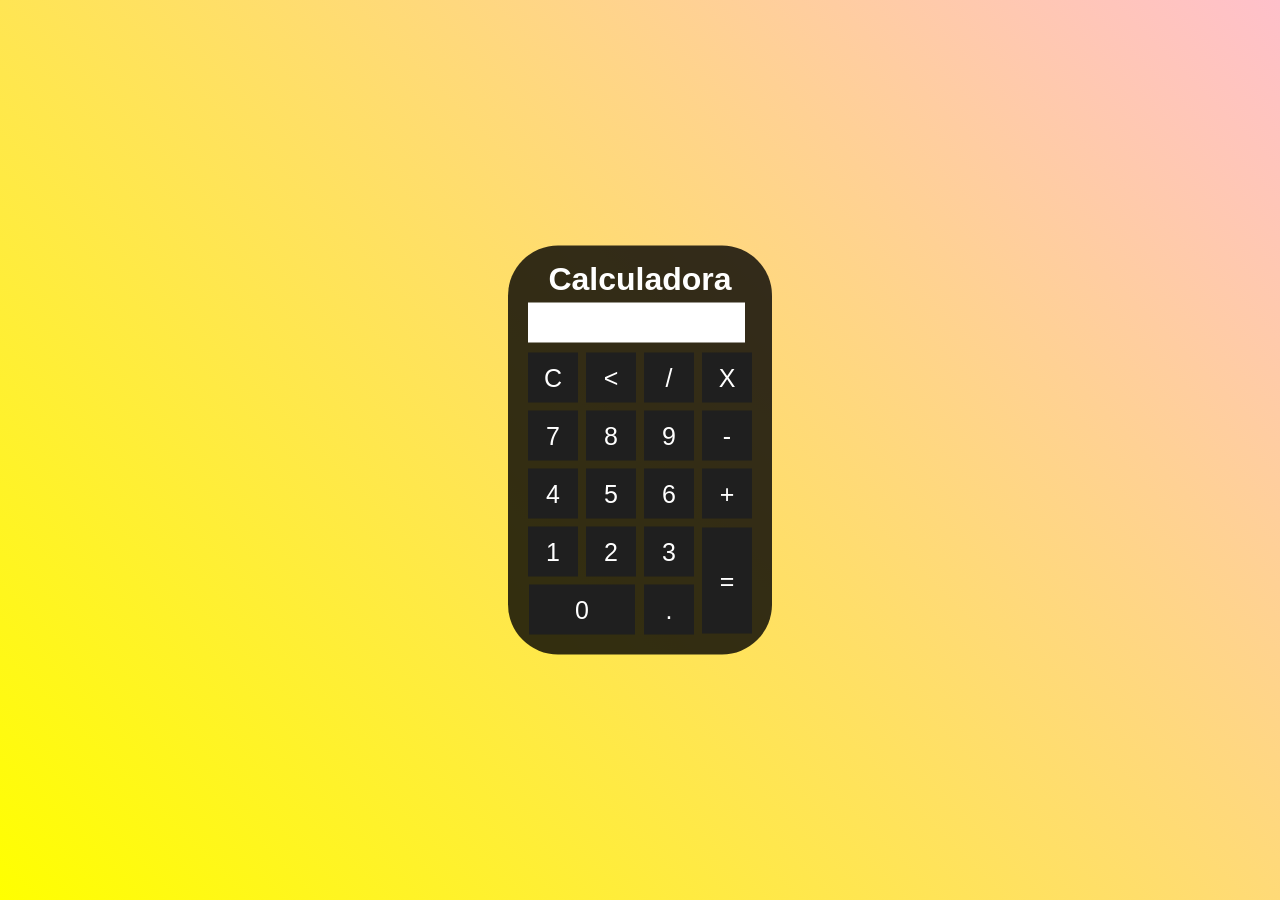
<file: index.html>
<!DOCTYPE html>
<html lang="en">
<head>
    <meta charset="UTF-8">
    <meta http-equiv="X-UA-Compatible" content="IE=edge">
    <meta name="viewport" content="width=device-width, initial-scale=1.0">
    <title>Calculadora</title>
    <style>
        *{
            margin: 0;
            padding: 0;
        }
        .fundo{
            background-image: linear-gradient(45deg,yellow, pink);
            height: 100vh;
            color: white;
            font-family: Arial, Helvetica, sans-serif;
            text-align: center;
        }
        .calculadora{
            position: absolute;
            background-color: rgba(0, 0, 0, 0.8);
            top: 50%;
            left: 50%;
            transform: translate(-50%,-50%);
            border-radius: 50px;
            padding: 15px;
           
        }
        .botao{
            width: 50px;
            height: 50px;
            font-size: 25px;   
            cursor: pointer;
            background-color: rgba(31, 31, 31);
            border: none;
            color: white;
            margin: 3px;

        }
        .botao:hover{
            background-color: black;
        }
        #resultado{
            background-color: white;
            width: 207px;
            height: 30px;
            margin: 5px;
            font-size: 25px;
            color: black;
            text-align: right;
            padding: 5px;
        }

    </style>
</head>
<body>
   <div class="fundo">
     
       <div class="calculadora">
           <h1>Calculadora</h1>
           <p id ="resultado"></p>
           <table>
               <tr>
                   <td><button class ="botao" oncl onclick="clean()">C</button></td>
                   <td><button class ="botao" oncl onclick="limpar()"><</button></td>
                   <td><button class ="botao" oncl onclick="insert('/')">/</button></td>
                   <td><button class ="botao" oncl onclick="insert('*')">X</button></td>
               </tr>
               <tr>
                <td><button class ="botao" oncl onclick="insert('7')">7</button></td>
                <td><button class ="botao" oncl onclick="insert('8')">8</button></td>
                <td><button class ="botao" oncl onclick="insert('9')">9</button></td>
                <td><button class ="botao" oncl onclick="insert('-')">-</button></td>
                </tr>
                <tr>
                    <td><button class ="botao" oncl onclick="insert('4')">4</button></td>
                    <td><button class ="botao" oncl onclick="insert('5')">5</button></td>
                    <td><button class ="botao" oncl onclick="insert('6')">6</button></td>
                    <td><button class ="botao" oncl onclick="insert('+')">+</button></td>
                    </tr>
                    <tr>
                        <td><button class ="botao" oncl onclick="insert('1')">1</button></td>
                        <td><button class ="botao" oncl onclick="insert('2')">2</button></td>
                        <td><button class ="botao" oncl onclick="insert('3')">3</button></td>
                        <td rowspan="2"><button class ="botao" style="height: 106px;" oncl onclick="calcular('')">=</button></td>
                        </tr>
                        <tr>
                            <td colspan="2"><button class ="botao" style="width: 106px;" oncl onclick="insert('0')">0</button></td>
                            <td><button class ="botao" oncl onclick="calcular()">.</button ></td>
                            
                            </tr>
           </table>
       </div>
   </div>
   <script>
       function insert(num)
       {
           var numero = document.getElementById('resultado').innerHTML;
            document.getElementById('resultado').innerHTML = numero + num ;

       }
       function clean()
       {
            document.getElementById('resultado').innerHTML = '';
       }
       function limpar()
       {
            var resultado = document.getElementById('resultado').innerHTML;
            document.getElementById('resultado').innerHTML = resultado.substring(0,resultado.length -1 );
       }
       function calcular()
       {
            var resultado = document.getElementById('resultado').innerHTML;
            if(resultado){
                document.getElementById('resultado').innerHTML = eval(resultado);
            }else {
                document.getElementById('resultado').innerHTML = "Nada ";
            }
       }
   </script>
</body>
</html>
</file>
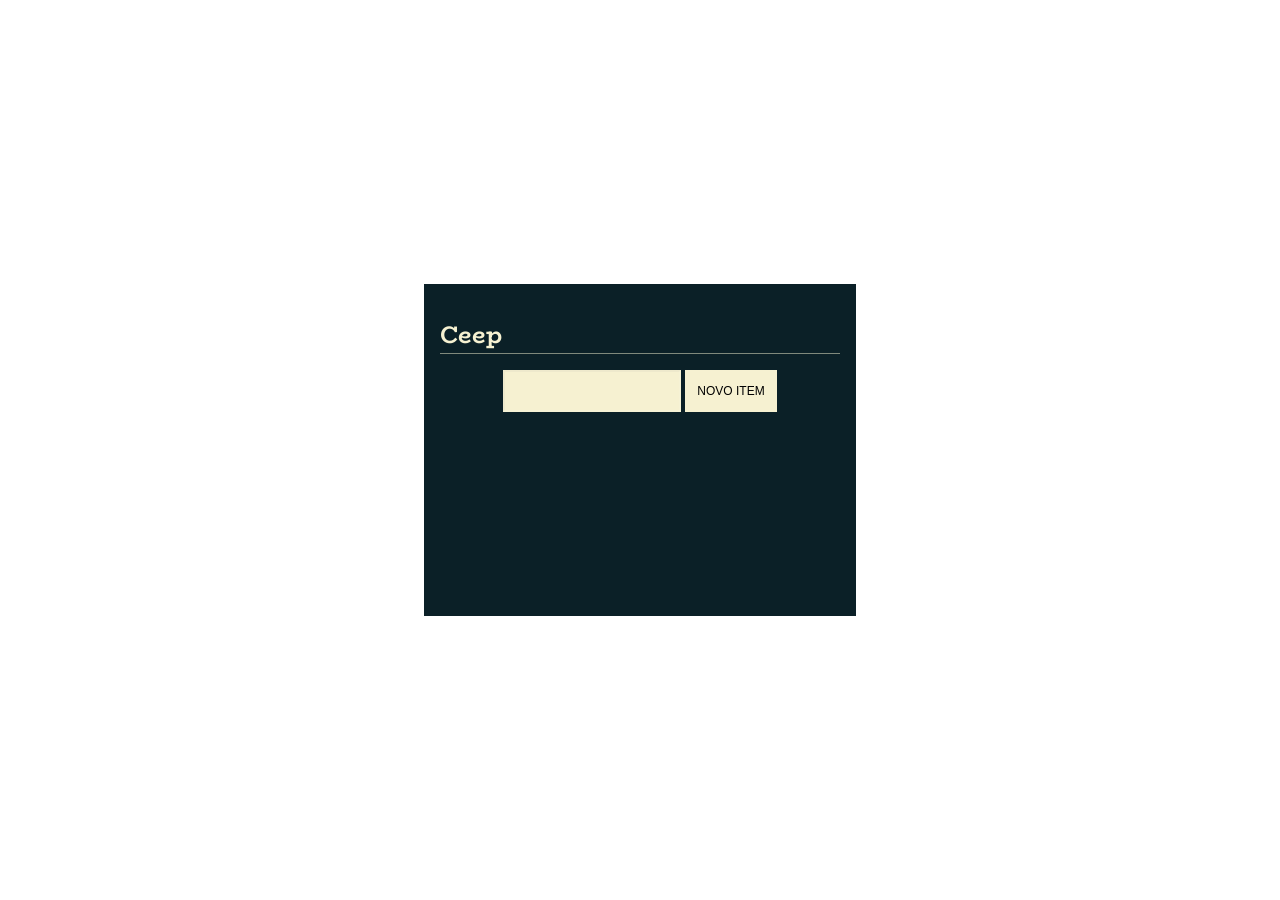
<file: Js na Web/index.html>
<!DOCTYPE html>
<html lang="en">

<head>
  <meta charset="UTF-8">
  <meta name="viewport" content="width=device-width, initial-scale=1.0">
  <link rel="stylesheet" href="./assets/css/style.css">
  <link rel="stylesheet"
    href="https://fonts.googleapis.com/css2?family=BioRhyme&amp;family=Space+Mono&amp;display=swap">
  <link rel="stylesheet" href="https://fonts.googleapis.com/icon?family=Material+Icons">
  <title>Ceep</title>
</head>

<body>
  <div class="app">
    <div class="todo-list">
      <h1 class="title">
        Ceep
      </h1>

      <form class="form" action="">
        <input class="form-input" type="text" data-form-input>
        <button class="form-button" data-form-button> Novo Item </button>
      </form>

      <ul class="list" data-list>

      </ul>
    </div>
    <script src="listaDeTarefas.js"></script>
</body>

</html>
</file>
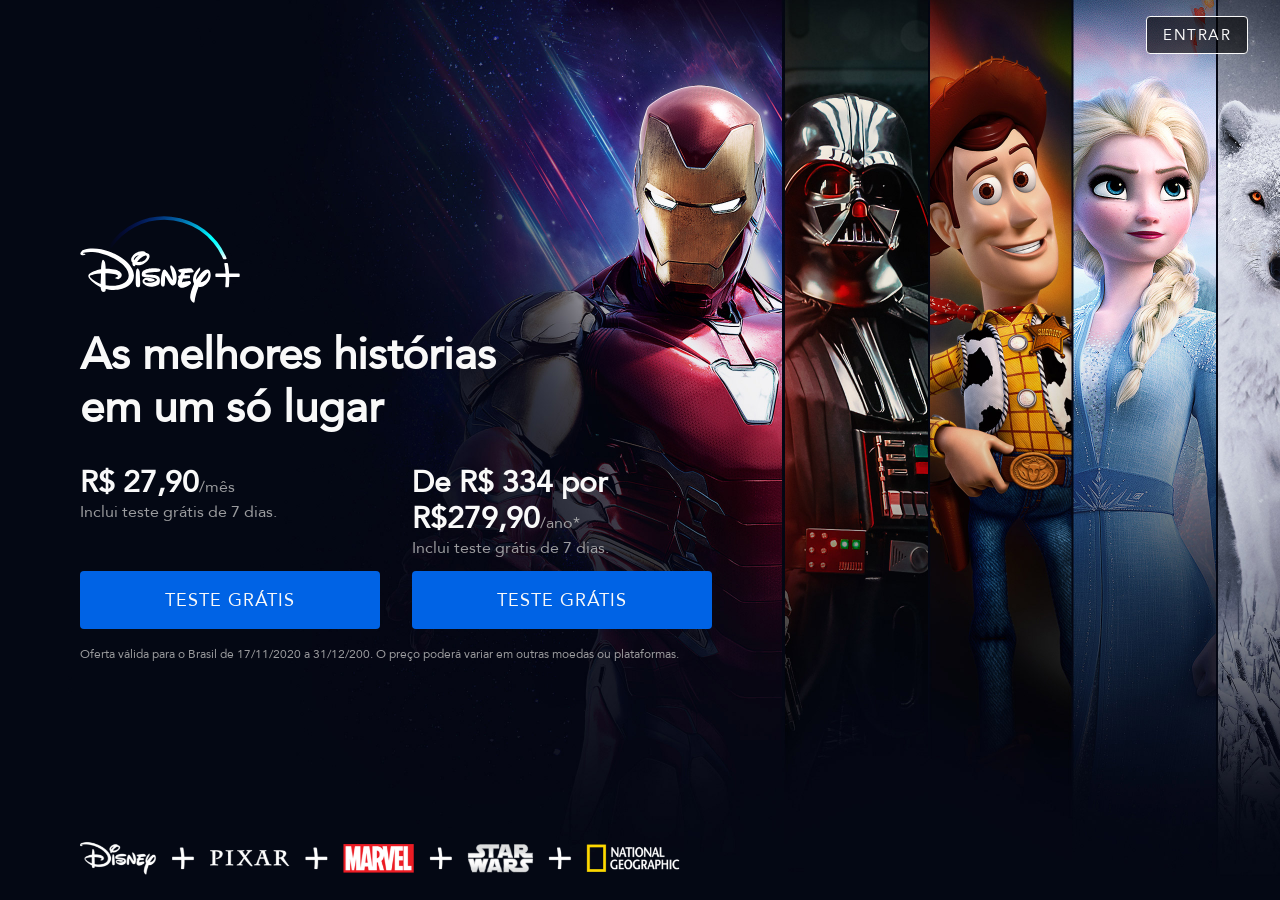
<file: Replica Disney+/index.html>
<!DOCTYPE html>
<html lang="en">
<head>
    <meta charset="UTF-8">
    <meta http-equiv="X-UA-Compatible" content="IE=edge">
    <meta name="viewport" content="width=device-width, initial-scale=1.0">
    <title>Document</title>
    <link rel ="stylesheet" href="style.css">
</head>
<body>
    <a class="btn" href="#">Entrar</a>
    <div class="hero-content">
    <img class="logo" src="logo-nopad.svg" alt="Disney Plus">
    <h1>As melhores histórias</br>
        em um só lugar</h1>
        <div class="precos-container">
            <div class="preco">
                <div>
                <span>R$ 27,90</span>/mês
                <p>Inclui teste grátis de 7 dias. </p>
            </div>
                <a href="">Teste grátis</a>
            </div>
            <div class="preco">
                <span>De R$ 334 por R$279,90</span>/ano*
                <p>Inclui teste grátis de 7 dias. </p>
                <a href="">Teste grátis</a>
            </div>
        </div>
        <p>Oferta válida para o Brasil de 17/11/2020 a 31/12/200. O preço poderá variar em outras moedas ou plataformas.</p>
        <img class="franquias" src="disney-franchise-logos.png" alt="Logos" >
    </div>
</body>
</html>
</file>
<file: Js na Web/assets/css/style.css>
body {
  margin: 0;
}

.app {
  display: flex;
  align-items: center;
  justify-content: center;
  width: 100vw;
  min-height: 100vh;
}

.todo-list {
  background-color: #0B2027;
  font-family: "Space Mono", monospace;
  padding: 1rem;
  min-width: 400px;
  min-height: 300px;
}

.title {
  border-bottom: 1px solid rgba(246, 241, 209, 0.5);
  font-size: 1.5rem;
  font-family: "BioRhyme", serif;
  color: #F6F1D1;
}

.form {
  display: flex;
  justify-content: center;
}

.form-input,
.form-button {
  border-radius: 0;
  padding: 0.75rem;
  font-size: 0.75rem;
}

.form-input {
  outline: none;
  background-color: #F6F1D1;
  border-color: rgba(255, 255, 255, 0.1);
}

.form-button {
  border: 1px;
  background: #F6F1D1;
  text-transform: uppercase;
  cursor: pointer;
  margin-left: 0.25rem;
}

.form-button:hover {
  color: #F6F1D1;
  background: rgba(246, 241, 209, 0.1);
}

body {
  margin: 0;
}

.app {
  display: flex;
  align-items: center;
  justify-content: center;
  width: 100vw;
  min-height: 100vh;
}

.todo-list {
  background-color: #0B2027;
  font-family: "Space Mono", monospace;
  padding: 1rem;
  min-width: 400px;
  min-height: 300px;
}

.title {
  border-bottom: 1px solid rgba(246, 241, 209, 0.5);
  font-size: 1.5rem;
  font-family: "BioRhyme", serif;
  color: #F6F1D1;
}

.form {
  display: flex;
  justify-content: center;
}

.form-input,
.form-button {
  border-radius: 0;
  padding: 0.75rem;
  font-size: 0.75rem;
}

.form-input {
  outline: none;
  background-color: #F6F1D1;
  border-color: rgba(255, 255, 255, 0.1);
}

.form-button {
  border: 1px;
  background: #F6F1D1;
  text-transform: uppercase;
  cursor: pointer;
  margin-left: 0.25rem;
}

.form-button:hover {
  color: #F6F1D1;
  background: rgba(246, 241, 209, 0.1);
}

.list {
  padding: 0;
  list-style: none;
  width: 100%;
}

.task {
  background-color: rgba(255, 255, 255, 0.1);
  color: #F6F1D1;
  display: flex;
  justify-content: space-between;
  margin-bottom: 0.5rem;
  padding: 1rem 3rem;
}

.check-button,
.delete-button {
  background-color: #F6F1D1;
  border: none;
  box-shadow: 0 0 8px rgba(0, 0, 0, 0.1);
  outline: none;
  border-radius: 2px;
  cursor: pointer;
}

.task.done .check-button {
  background-color: #46494C;
  color: #F6F1D1;
}

.check-icon {
  display: block;
  padding: 1px;
  width: 10px;
  height: 10px;
  background-color: transparent;
  border-radius: 50%;
}

.task.done .check-icon {
  background-color: #0B2027;
}

.content {
  margin: 0;
}

.task.done .content {
  text-decoration: line-through;
}

/*# sourceMappingURL=style.css.map */
</file>
<file: Replica Disney+/style.css>
@font-face {
    font-family: "Avenir Roman";
    src: url("avenir-roman.ttf") format("truetype");
}

* {
    margin: 0;
    padding: 0;
}

body {
    font-family: "Avenir Roman", sans-serif;
    background: url("bg.jpg") no-repeat top center;
    background-size: cover;
    height: 100vh;
    display: flex;
    align-items: center;
}

.btn {
    padding: 8px 16px;
    font-size: 15px;
    text-transform: uppercase;
    letter-spacing: 1.5px;
    display: inline-block;
    position: absolute;
    top: 16px;
    right: 32px;
    background: rgba(0, 0, 0, 0.6);
    text-decoration: none;
    border-radius: 4px;
    text-align: center;
    color: #f9f9f9;
    border: 1px solid;
    transition: .2 ease;

}

.btn:hover {
    background: #f9f9f9;
    color: black;
    border: 1px solid;
}

img.logo {
    max-width: 160px;
}

.hero-content {
    margin-top: -21px;
    padding-left: 80px;
}

.hero-content>p {
    color: rgba(192, 192, 192, 0.8);
    font-size: 12px;
    line-height: 18px;
    margin-top: 16px;
}

h1 {

    font-size: 44px;
    line-height: 53px;
    color: #f9f9f9;
    margin: 20px 0 30px 0;
}

.precos-container {
    display: flex;

}

img {
    max-width: 600px;

}

img.franquias {

    max-width: 600px;
    position: absolute;
    bottom: 25px;
}

.preco span {
    font-weight: 700;
    color: #f9f9f9;
    line-height: 36px;
    font-size: 30px;
}

.preco {
    color: rgba(192, 192, 192, 0.8);
    max-width: 100%;
    width: 300px;
}

.preco p {
    margin-bottom: 16px 0;
}

.preco p:first-child {
    margin: 0;
}

.preco a {
    margin-top: 12px;
    display: block;
    background-color: #0063e5;
    border-radius: 4px;
    text-align: center;
    color: #f9f9f9;
    text-decoration: none;
    text-transform: uppercase;
    letter-spacing: 1px;
    font-size: 18px;
    padding: 16.5px 14px;
    transition: .2s ease;
}

.preco a:hover {
    background-color: #0483ee;
}

.preco+.preco {
    margin-left: 32px;
}

.preco:first-child {
    display: grid;
}

.preco:first-child a {
    align-self: end;
}
</file>
